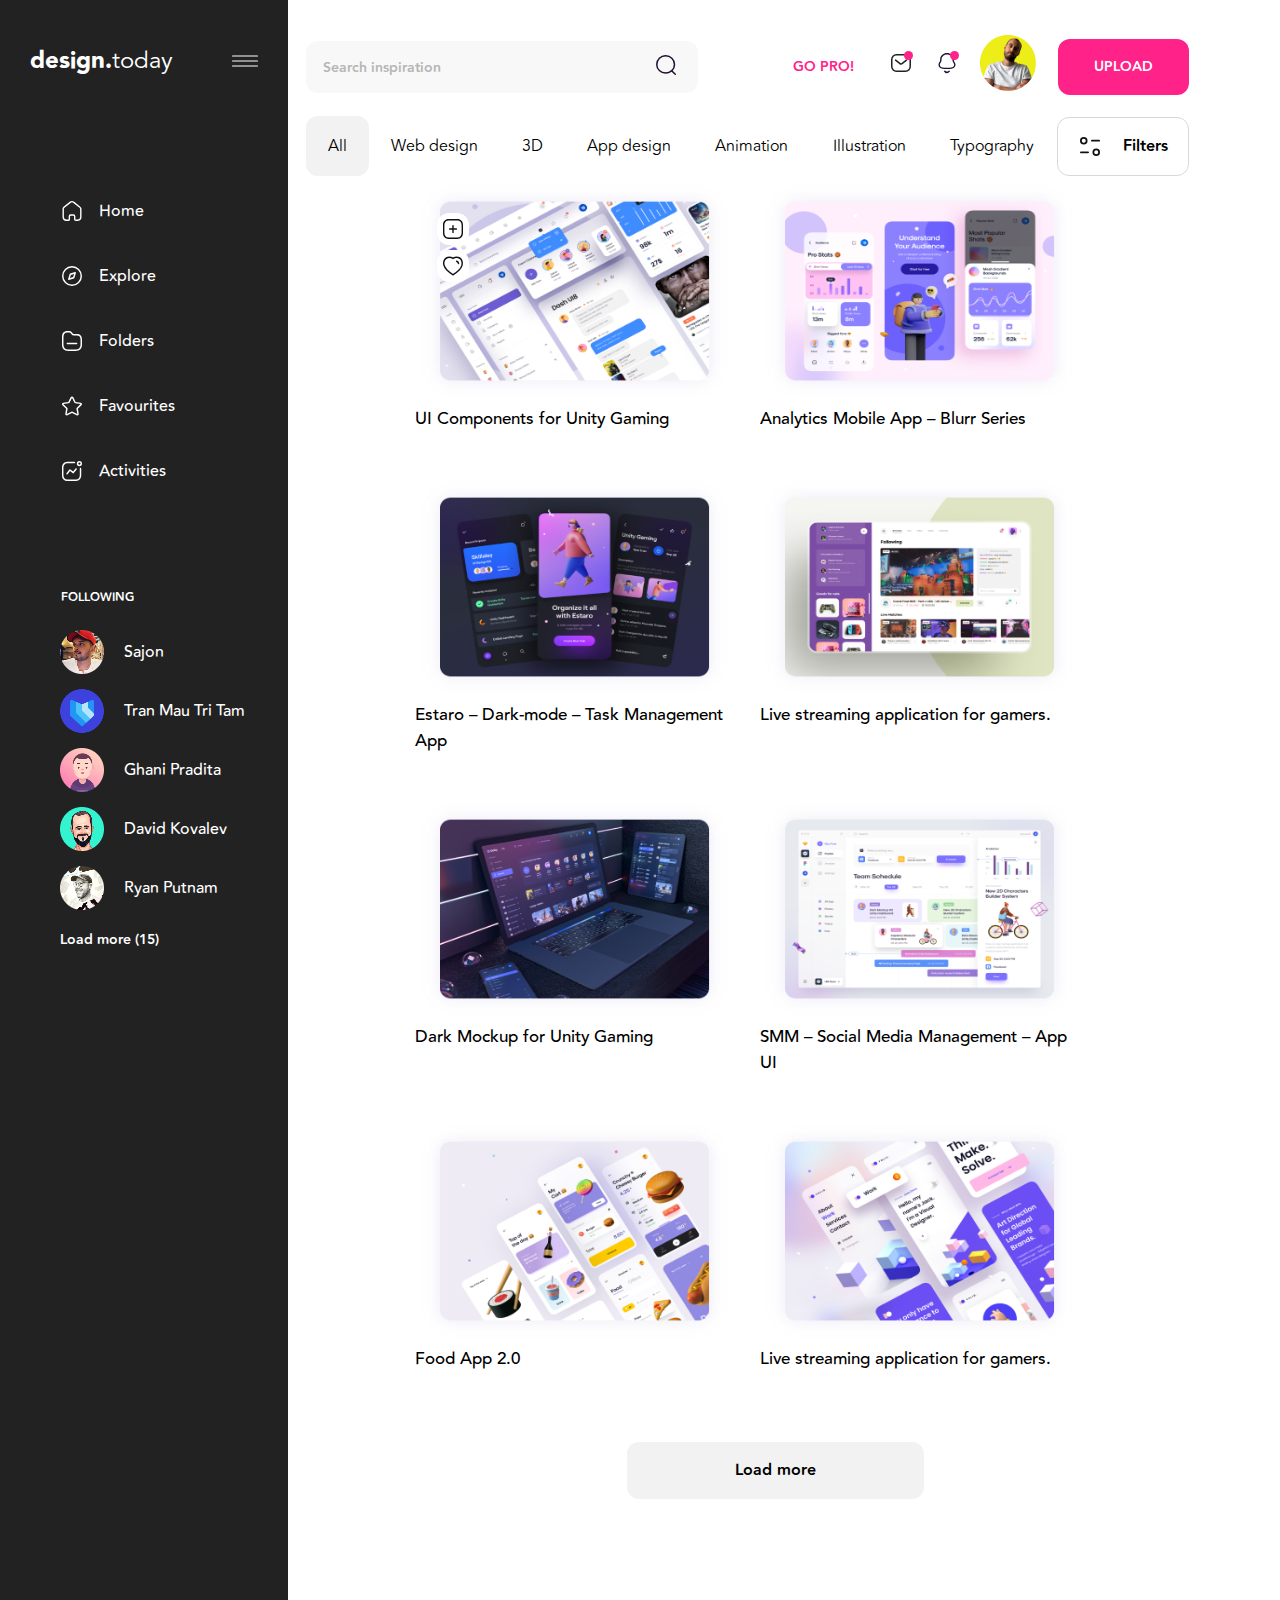
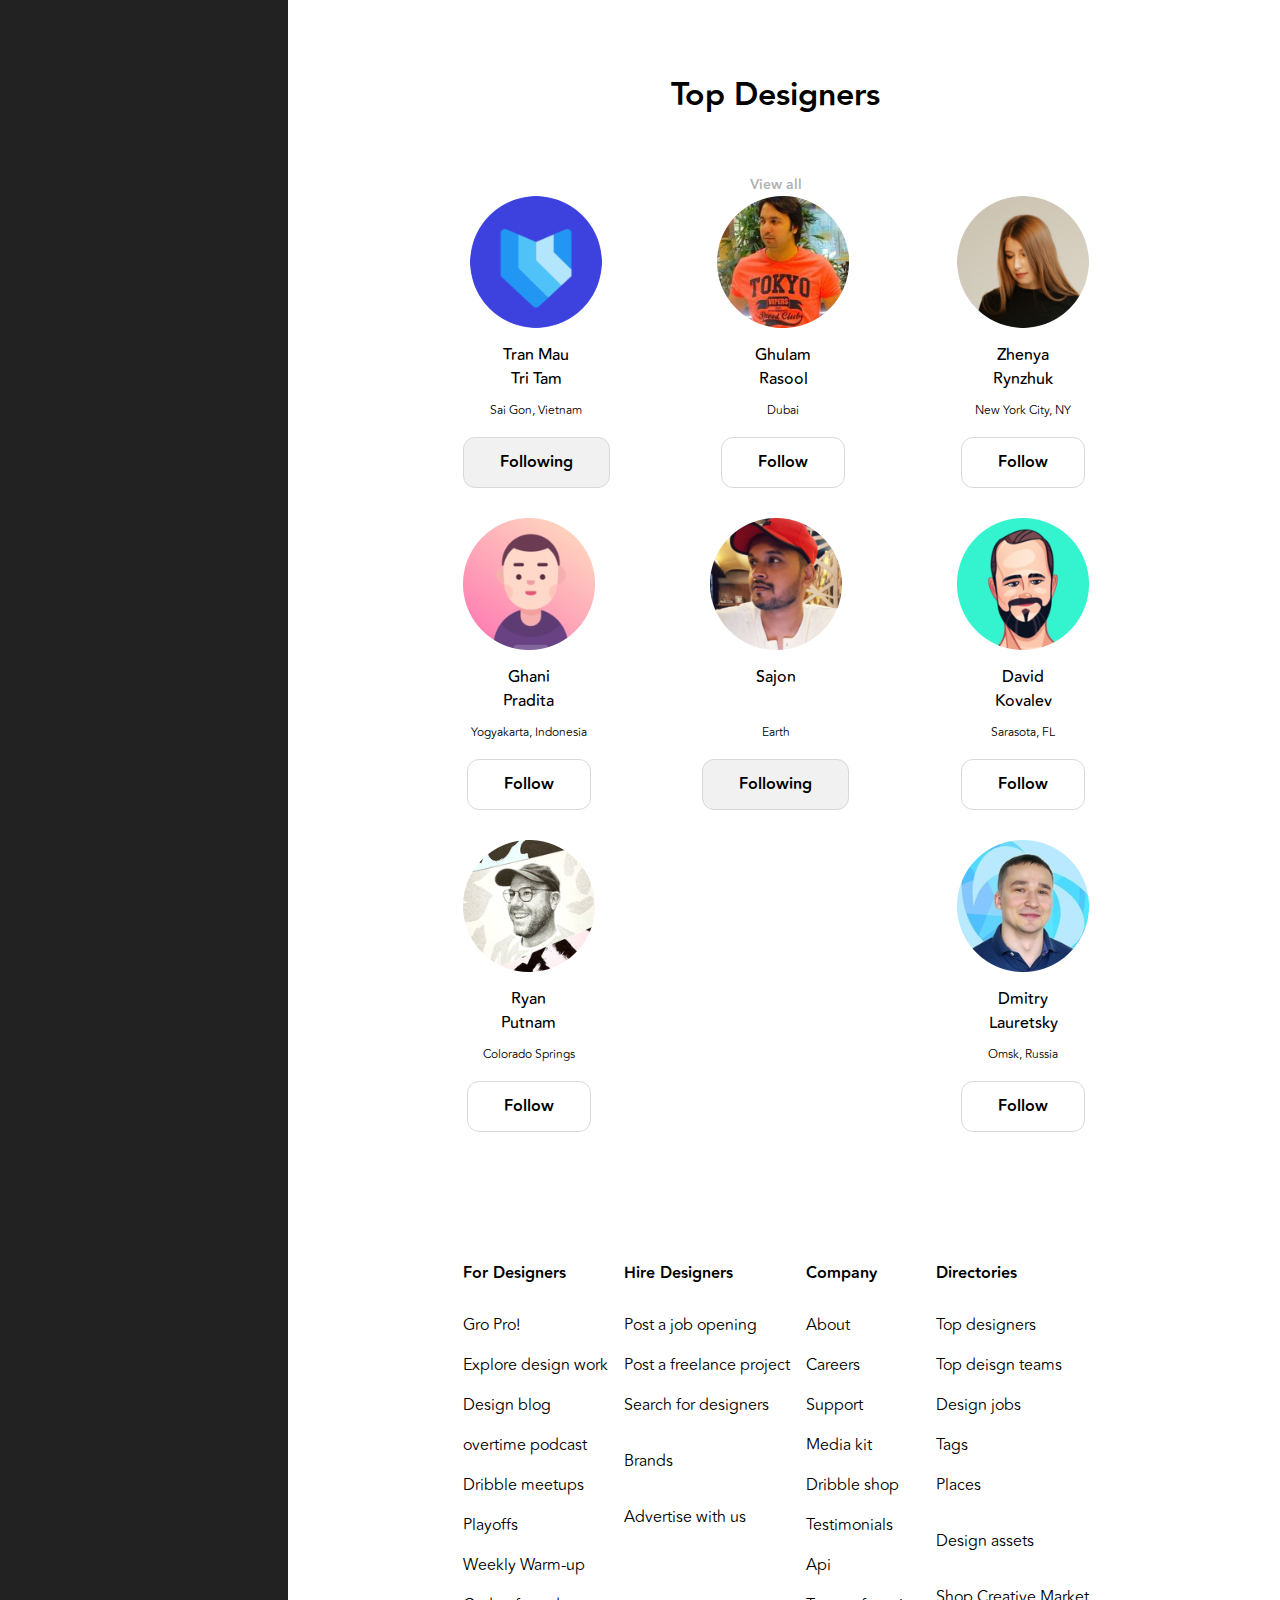
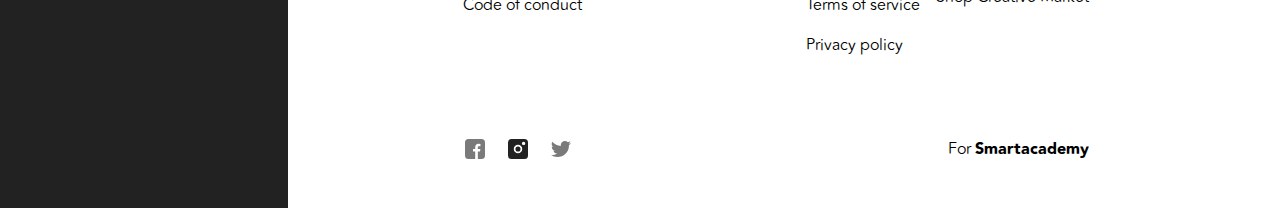
<file: index.html>
<!DOCTYPE html>
<html lang="en">

<head>
    <meta charset="UTF-8">
    <meta name="viewport" content="width=device-width, initial-scale=1.0">
    <!-- Google meta tags ↓-->
    <meta name="description" content="This website was prepared to pass midterm exam in HTML&CSS">
    <meta name="author" content="Tornike Ramazashvili">
    <meta name="keywords" content="Html,Css">
    <!-- Facebook meta tags ↓ -->
    <meta property="og:type" content="Web Application">
    <meta property="og:url" content="">
    <meta property="og:image" content="https://digikids.co.ke/wp-content/uploads/2019/05/html2.jpg">
    <meta property="og:title" content="Midterm exam in HTML&CSS">
    <meta property="og:description" content="This website was prepared to pass midterm exam in HTML&CSS">
    <link rel="icon" type="image/png" href="images/website icon/icon.png" sizes="16x16">
    <link rel="stylesheet" href="style.css">
    <link rel="stylesheet" href="fonts.css">
    <link rel="stylesheet" href="media.css">
    <title>Midterm Exam</title>
</head>

<body>
    <div class="container">
        <div class="sidenav">
            <div class="sidenav-horizontal-menu">
                <p class="design-today-logo"><span>design.</span>today</p>
                <img src="images/sidenav horizontal menu/menu.svg" class="sidenav-menu" alt="sidenav menu logo">
            </div>
            <div class="sidenav-vertical-menu">
                <div class="sidenav-vertical-menu-buttons" id="home-button">
                    <img src="images/sidenav vertical menu buttons/home.svg" alt="Home icon">
                    <span>Home</span>
                </div>
                <div class="sidenav-vertical-menu-buttons">
                    <img src="images/sidenav vertical menu buttons/explore.svg" alt="Explore icon">
                    <span>Explore</span>
                </div>
                <div class="sidenav-vertical-menu-buttons">
                    <img src="images/sidenav vertical menu buttons/folders.svg" alt="Folder icon">
                    <span>Folders</span>
                </div>
                <div class="sidenav-vertical-menu-buttons">
                    <img src="images/sidenav vertical menu buttons/favourites.svg" alt="favourites icon">
                    <span>Favourites</span>
                </div>
                <div class="sidenav-vertical-menu-buttons">
                    <img src="images/sidenav vertical menu buttons/activities.svg" alt="Activities icon">
                    <span>Activities</span>
                </div>
                <div class="sidenav-vertical-menu-followers-list">
                    <h4 class="followers-title">Following</h4>
                    <div class="sidenav-vertical-menu-followers">
                        <img src="images/sidenav vertical menu followers/first-follower.png" alt="first follower image">
                        <span>Sajon</span>
                    </div>
                    <div class="sidenav-vertical-menu-followers">
                        <img src="images/sidenav vertical menu followers/second-follower.png"
                            alt="second follower image">
                        <span>Tran Mau Tri Tam</span>
                    </div>
                    <div class="sidenav-vertical-menu-followers">
                        <img src="images/sidenav vertical menu followers/third-follower.png" alt="thrid follower image">
                        <span>Ghani Pradita</span>
                    </div>
                    <div class="sidenav-vertical-menu-followers">
                        <img src="images/sidenav vertical menu followers/fourth-follower.png"
                            alt="fourth follower image">
                        <span>David Kovalev</span>
                    </div>
                    <div class="sidenav-vertical-menu-followers" alt="image of follower">
                        <img src="images/sidenav vertical menu followers/fifth-follower.png" alt="fifth follower image">
                        <span>Ryan Putnam</span>
                    </div>
                    <h3 class="load-more-sidenav">Load more (15)</h3>
                </div>
            </div>
        </div>
        <div class="section-content">
            <header class="section-content-header">
                <div class="section-content-header-searcher">
                    <input type="search" id="search" placeholder="Search inspiration">
                    <button class="search-submit">
                        <img src="images/main content header search icon/search.svg" alt="">
                    </button>
                </div>
                <div class="section-content-header-account">
                    <span class="section-content-header-go-pro">Go pro!</span>
                    <div class="section-content-account-logos">
                        <div class="section-content-account-message-icon-box">
                            <img src="images/header icons/message.svg" alt="message icon">
                            <p class="header-message-icon-pink-dot"></p>
                        </div>
                        <div class="section-content-account-reminder-icon-box">
                            <img src="images/header icons/reminder.svg" class="reminder" alt="reminder icon">
                            <p class="header-message-icon-pink-dot"></p>
                        </div>
                        <a href="second.html"><img src="images/header icons/person.png" alt="person icon"></a>
                        <button>Upload</button>
                    </div>
                </div>
            </header>
            <main>
                <div class="main-content-sorting">
                    <div class="main-content-categories">
                        <div class="main-content-categories-button">
                            <span class="all-button">All</span>
                            <span>Web design</span>
                            <span>3D</span>
                            <span>App design</span>
                            <span>Animation</span>
                            <span>Illustration</span>
                            <span>Typography</span>
                        </div>
                        <div class="main-content-categories-filter-button">
                            <img src="images/main content categories filter button/filter.svg" alt="Fitler icon">
                            <span class="filter-button">Filters</span>
                        </div>
                    </div>
                </div>
                <div class="main-content-collage">
                    <div class="main-content-collage-photos">
                        <div class="main-content-collage-first-photos-relative">
                            <div class="main-content-collage-photos-box">
                                <img src="images/Photo collage/first-collage.png" class="collage-photos"
                                    alt="first college photo">
                                <div class="main-content-collage-first-photo-elements-box">
                                    <img src="images/Photo collage first photo attributes/Component 10 – 1.svg"
                                        class="main-content-collage-first-photo-elements" alt="Plus icon">
                                    <img src="images/Photo collage first photo attributes/Component 6 – 2.svg"
                                        class="main-content-collage-first-photo-elements" alt="Heart icon">
                                </div>
                                <span>UI Components for Unity Gaming</span>
                            </div>
                        </div>
                    </div>
                    <div class="main-content-collage-photos">
                        <div class="main-content-collage-photos-box">
                            <img src="images/Photo collage/second-collage.png" class="collage-photos"
                                alt="second collage photo">
                            <span>Analytics Mobile App – Blurr Series</span>
                        </div>
                    </div>
                    <div class="main-content-collage-photos">
                        <div class="main-content-collage-photos-box">
                            <img src="images/Photo collage/third-collage.png" class="collage-photos"
                                alt="third collage photo">
                            <span>Estaro – Dark-mode – Task Management App</span>
                        </div>
                    </div>
                    <div class="main-content-collage-photos">
                        <div class="main-content-collage-photos-box">
                            <img src="images/Photo collage/fourth-collage.png" class="collage-photos"
                                alt="fourth collage photo">
                            <span>Live streaming application for gamers.</span>
                        </div>
                    </div>
                    <div class="main-content-collage-photos">
                        <div class="main-content-collage-photos-box">
                            <img src="images/Photo collage/fifth-collage.png" class="collage-photos"
                                alt="fifth collage photo">
                            <span>Dark Mockup for Unity Gaming</span>
                        </div>
                    </div>
                    <div class="main-content-collage-photos">
                        <div class="main-content-collage-photos-box">
                            <img src="images/Photo collage/sixth-collage.png" class="collage-photos"
                                alt="sixth collage photo">
                            <span>SMM – Social Media Management – App UI</span>
                        </div>
                    </div>
                    <div class="main-content-collage-photos">
                        <div class="main-content-collage-photos-box">
                            <img src="images/Photo collage/seventh-collage.png" class="collage-photos"
                                alt="seventh collage photo">
                            <span>Food App 2.0</span>
                        </div>
                    </div>
                    <div class="main-content-collage-photos">
                        <div class="main-content-collage-photos-box">
                            <img src="images/Photo collage/eight-collage.png" class="collage-photos"
                                alt="eight collage photo">
                            <span>Live streaming application for gamers.</span>
                        </div>
                    </div>
                </div>
                <div>
                    <div class="main-content-collage-photos-load-more-box">
                        <span class="main-content-collage-photos-box-load-more">Load more</span>
                    </div>
                </div>
                <div class="main-content-designers">
                    <div class="main-content-designers-title-box">
                        <h2 class="main-content-designers-title">Top Designers</h2>
                        <span class="main-content-designers-title-viewAll">View all</span>
                    </div>
                    <div class="main-content-designers-box">
                        <div class="main-content-designers-top-designers">
                            <img src="images/Top designers images/first-designer.png" alt="first top designer image">
                            <p class="main-content-designers-description">Tran Mau<br>Tri Tam</p>
                            <p class="main-content-designers-small-description">Sai Gon, Vietnam</p>
                            <span class="main-content-designers-following-description">Following</span>
                        </div>
                        <div class="main-content-designers-top-designers">
                            <img src="images/Top designers images/second-designer.png" alt="second top designer image">
                            <p class="main-content-designers-description">Ghulam<br>Rasool</p>
                            <p class="main-content-designers-small-description">Dubai</p>
                            <span clas>Follow</span>
                        </div>
                        <div class="main-content-designers-top-designers">
                            <img src="images/Top designers images/third-designer.png" alt="third top designer image">
                            <p class="main-content-designers-description">Zhenya<br>Rynzhuk</p>
                            <p class="main-content-designers-small-description">New York City, NY</p>
                            <span>Follow</span>
                        </div>
                        <div class="main-content-designers-top-designers">
                            <img src="images/Top designers images/fourth-designer.png" alt="fourth top designer image">
                            <p class="main-content-designers-description">Ghani<br>Pradita</p>
                            <p class="main-content-designers-small-description">Yogyakarta, Indonesia</p>
                            <span class="">Follow</span>
                        </div>
                        <div class="main-content-designers-top-designers">
                            <img src="images/Top designers images/fifth-designer.png" alt="fifth top designer image">
                            <p class="main-content-designers-description-fourth">Sajon</p>
                            <p class="main-content-designers-small-description">Earth</p>
                            <span class="main-content-designers-following-description">Following</span>
                        </div>
                        <div class="main-content-designers-top-designers">
                            <img src="images/Top designers images/sixth-designer.png" alt="sixth top designer image">
                            <p class="main-content-designers-description">David<br>Kovalev</p>
                            <p class="main-content-designers-small-description">Sarasota, FL</p>
                            <span>Follow</span>
                        </div>
                        <div class="main-content-designers-top-designers">
                            <img src="images/Top designers images/seventh-designer.png"
                                alt="seventh top designer image">
                            <p class="main-content-designers-description">Ryan<br>Putnam</p>
                            <p class="main-content-designers-small-description">Colorado Springs</p>
                            <span>Follow</span>
                        </div>
                        <div class="main-content-designers-top-designers">
                            <img src="images/Top designers images/eight-designer.png" alt="eight top designer image">
                            <p class="main-content-designers-description">Dmitry<br>Lauretsky</p>
                            <p class="main-content-designers-small-description">Omsk, Russia</p>
                            <span>Follow</span>
                        </div>
                    </div>
                </div>
                <div class="main-content-additional-information">
                    <div class="main-content-additional-information-list">
                        <ul>For Designers</ul>
                        <li>Gro Pro!</li>
                        <li>Explore design work</li>
                        <li>Design blog</li>
                        <li>overtime podcast</li>
                        <li>Dribble meetups</li>
                        <li>Playoffs</li>
                        <li>Weekly Warm-up</li>
                        <li>Code of conduct</li>
                    </div>
                    <div class="main-content-additional-information-list">
                        <ul>Hire Designers</ul>
                        <li>Post a job opening</li>
                        <li>Post a freelance project</li>
                        <li>Search for designers</li>
                        <li></li>
                        <li>Brands</li>
                        <li></li>
                        <li>Advertise with us</li>
                        <li></li>
                        <li></li>
                        <li></li>
                    </div>
                    <div class="main-content-additional-information-list">
                        <ul>Company</ul>
                        <li>About</li>
                        <li>Careers</li>
                        <li>Support</li>
                        <li>Media kit</li>
                        <li>Dribble shop</li>
                        <li>Testimonials</li>
                        <li>Api</li>
                        <li>Terms of service</li>
                        <li>Privacy policy</li>
                    </div>
                    <div class="main-content-additional-information-list">
                        <ul>Directories</ul>
                        <li>Top designers</li>
                        <li>Top deisgn teams</li>
                        <li>Design jobs</li>
                        <li>Tags</li>
                        <li>Places</li>
                        <li></li>
                        <li>Design assets</li>
                        <li></li>
                        <li>Shop Creative Market</li>
                    </div>
                </div>
            </main>
            <footer>
                <div class="footer-social-media-content">
                    <div class="footer-social-media-icons">
                        <a href="https://www.facebook.com/SmartAcademy.ge" target="_blank"><img
                                src="images/social media icons/facebook-icon.svg" alt="Facebook icon"></a>
                        <a href="https://www.instagram.com/smartacademy.ge/" target="_blank"><img
                                src="images/social media icons/instagram-icon.svg" alt="Instagram icon"></a>
                        <a href="#"><img src="images/social media icons/twitter-icon.svg" alt="Twitter icon">
                            <!-- Smartacademy doen't have a twitter --></a>
                    </div>
                    <p>For <span>Smartacademy</span></p>
                </div>
            </footer>
        </div>
    </div>
</body>

</html>
</file>
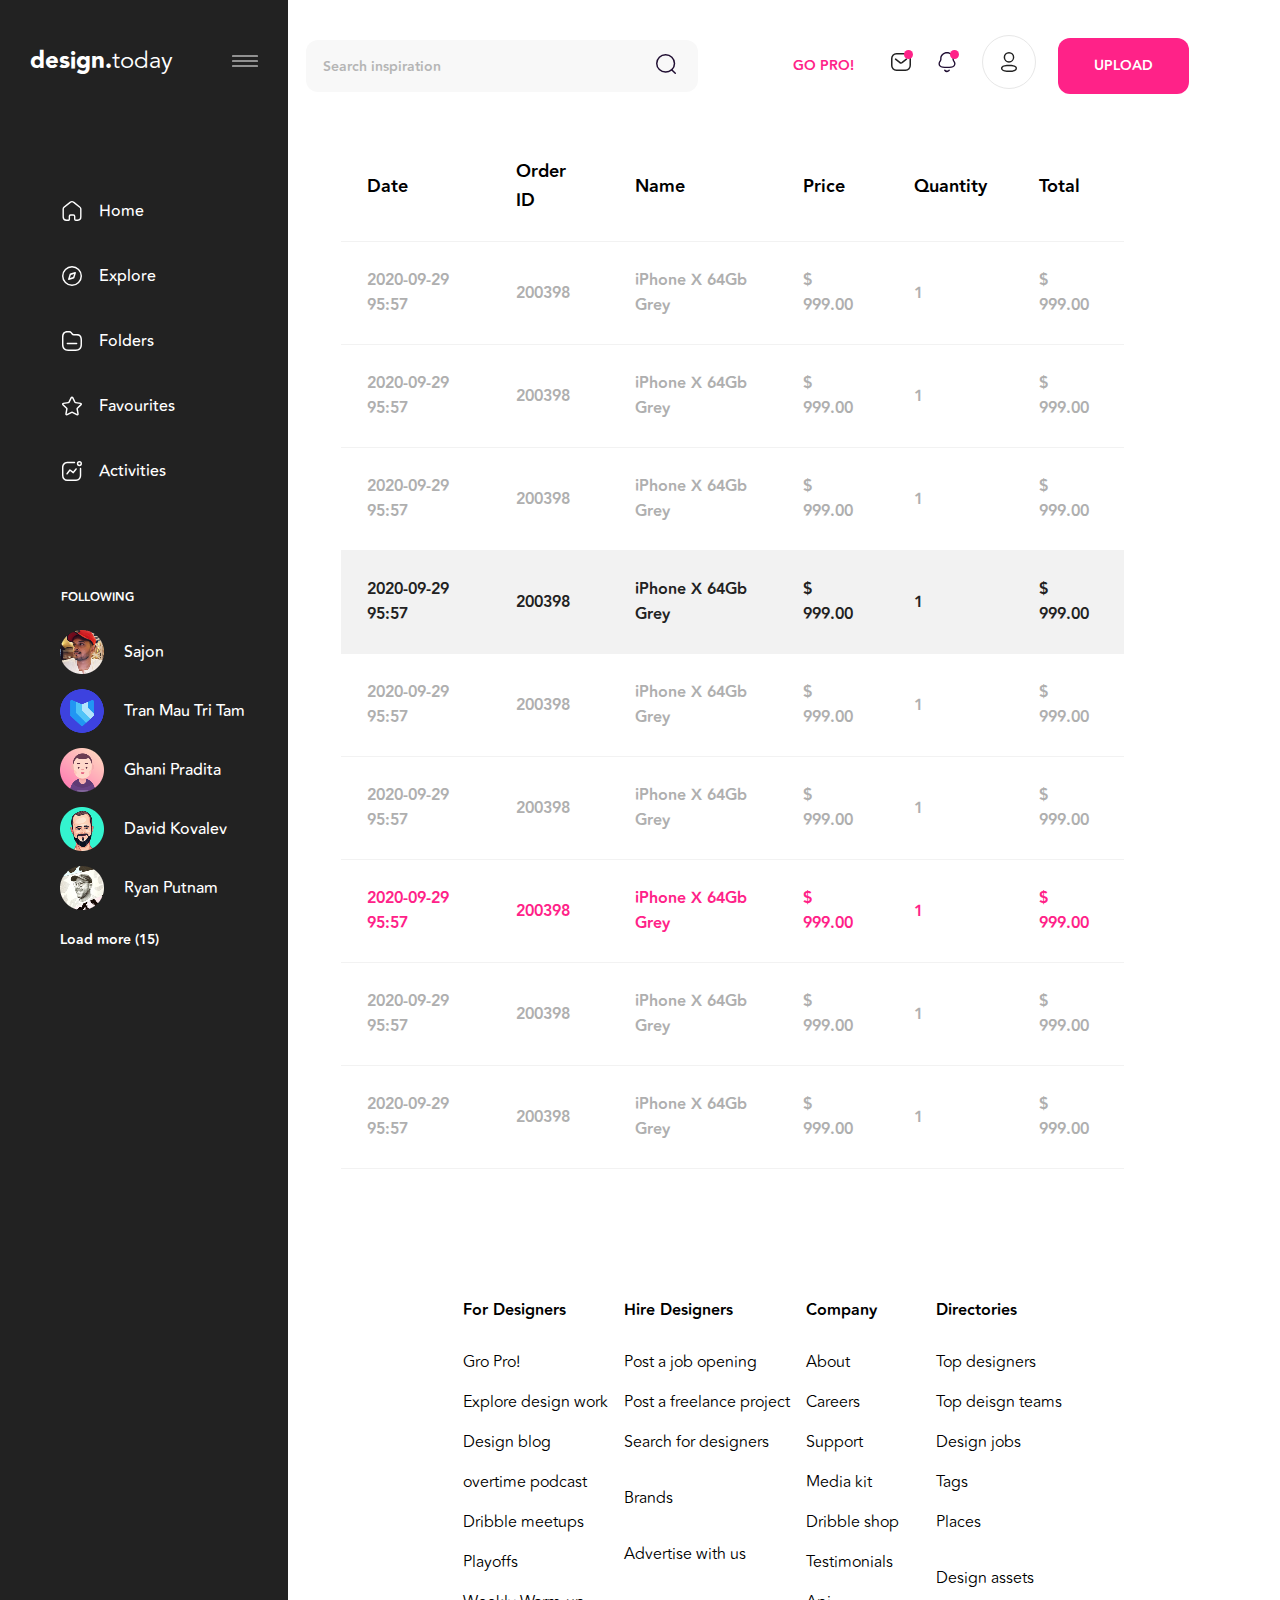
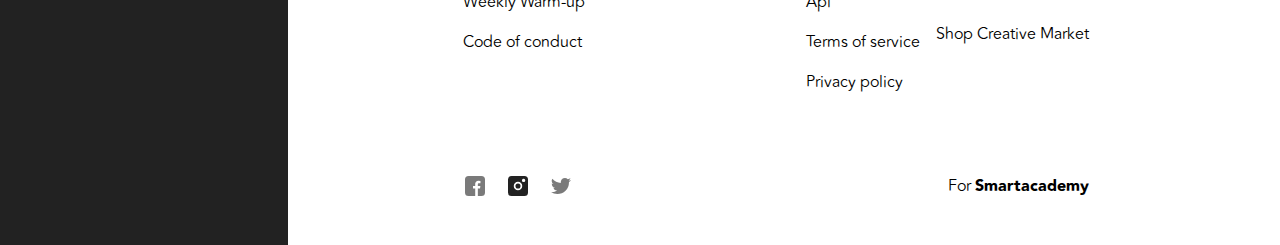
<file: second.html>
<!DOCTYPE html>
<html lang="en">

<head>
    <meta charset="UTF-8">
    <meta name="viewport" content="width=device-width, initial-scale=1.0">
    <!-- Google meta tags ↓-->
    <meta name="description" content="This website was prepared to pass midterm exam in HTML&CSS">
    <meta name="author" content="Tornike Ramazashvili">
    <meta name="keywords" content="Html,Css">
    <!-- Facebook meta tags ↓ -->
    <meta property="og:type" content="Web Application">
    <meta property="og:url" content="">
    <meta property="og:image" content="https://digikids.co.ke/wp-content/uploads/2019/05/html2.jpg">
    <meta property="og:title" content="Midterm exam in HTML&CSS">
    <meta property="og:description" content="This website was prepared to pass midterm exam in HTML&CSS">
    <link rel="icon" type="image/png" href="images/website icon/icon.png" sizes="16x16">
    <link rel="stylesheet" href="style.css">
    <link rel="stylesheet" href="fonts.css">
    <link rel="stylesheet" href="media.css">
    <title>Midterm Exam</title>
</head>

<body>
    <div class="container">
        <div class="sidenav">
            <div class="sidenav-horizontal-menu">
                <p class="design-today-logo"><span>design.</span>today</p>
                <img src="images/sidenav horizontal menu/menu.svg" class="sidenav-menu" alt="sidenav menu logo">
            </div>
            <div class="sidenav-vertical-menu">
                <div class="sidenav-vertical-menu-buttons" id="home-button">
                    <img src="images/sidenav vertical menu buttons/home.svg" alt="Home icon">
                    <span>Home</span>
                </div>
                <div class="sidenav-vertical-menu-buttons">
                    <img src="images/sidenav vertical menu buttons/explore.svg" alt="Explore icon">
                    <span>Explore</span>
                </div>
                <div class="sidenav-vertical-menu-buttons">
                    <img src="images/sidenav vertical menu buttons/folders.svg" alt="Folder icon">
                    <span>Folders</span>
                </div>
                <div class="sidenav-vertical-menu-buttons">
                    <img src="images/sidenav vertical menu buttons/favourites.svg" alt="favourites icon">
                    <span>Favourites</span>
                </div>
                <div class="sidenav-vertical-menu-buttons">
                    <img src="images/sidenav vertical menu buttons/activities.svg" alt="Activities icon">
                    <span>Activities</span>
                </div>
                <div class="sidenav-vertical-menu-followers-list">
                    <h4 class="followers-title">Following</h4>
                    <div class="sidenav-vertical-menu-followers">
                        <img src="images/sidenav vertical menu followers/first-follower.png" alt="first follower image">
                        <span>Sajon</span>
                    </div>
                    <div class="sidenav-vertical-menu-followers">
                        <img src="images/sidenav vertical menu followers/second-follower.png"
                            alt="second follower image">
                        <span>Tran Mau Tri Tam</span>
                    </div>
                    <div class="sidenav-vertical-menu-followers">
                        <img src="images/sidenav vertical menu followers/third-follower.png" alt="thrid follower image">
                        <span>Ghani Pradita</span>
                    </div>
                    <div class="sidenav-vertical-menu-followers">
                        <img src="images/sidenav vertical menu followers/fourth-follower.png"
                            alt="fourth follower image">
                        <span>David Kovalev</span>
                    </div>
                    <div class="sidenav-vertical-menu-followers" alt="image of follower">
                        <img src="images/sidenav vertical menu followers/fifth-follower.png" alt="fifth follower image">
                        <span>Ryan Putnam</span>
                    </div>
                    <h3 class="load-more-sidenav">Load more (15)</h3>
                </div>
            </div>
        </div>
        <div class="section-content">
            <header class="section-content-header">
                <div class="section-content-header-searcher">
                    <input type="search" id="search" placeholder="Search inspiration">

                    <button class="search-submit">
                        <img src="images/main content header search icon/search.svg" alt="Search submit icon">
                    </button>

                </div>
                <div class="section-content-header-account">
                    <span class="section-content-header-go-pro">Go pro!</span>
                    <div class="section-content-account-logos">
                        <div class="section-content-account-message-icon-box">
                            <img src="images/header icons/message.svg" alt="message icon">
                            <p class="header-message-icon-pink-dot"></p>
                        </div>
                        <div class="section-content-account-reminder-icon-box">
                            <img src="images/header icons/reminder.svg" class="reminder" alt="reminder icon">
                            <p class="header-message-icon-pink-dot"></p>
                        </div>
                        <a href="index.html"><img src="images/Header account Icon/account-icon.svg"
                                class="header-account-icon" alt="person icon"></a>
                        <button>Upload</button>
                    </div>
                </div>
            </header>
            <main>
                <div>
                    <div class="main-content-table">
                        <table>
                            <tr>
                                <th>Date</th>
                                <th>Order ID</th>
                                <th>Name</th>
                                <th>Price</th>
                                <th>Quantity</th>
                                <th>Total</th>
                            </tr>
                            <tr>
                                <td>2020-09-29 95:57</td>
                                <td>200398</td>
                                <td>iPhone X 64Gb Grey</td>
                                <td>$ 999.00</td>
                                <td>1</td>
                                <td>$ 999.00</td>
                            </tr>
                            <tr>
                                <td>2020-09-29 95:57</td>
                                <td>200398</td>
                                <td>iPhone X 64Gb Grey</td>
                                <td>$ 999.00</td>
                                <td>1</td>
                                <td>$ 999.00</td>
                            </tr>
                            <tr>
                                <td>2020-09-29 95:57</td>
                                <td>200398</td>
                                <td>iPhone X 64Gb Grey</td>
                                <td>$ 999.00</td>
                                <td>1</td>
                                <td>$ 999.00</td>
                            </tr>
                            <tr class="selected-product">
                                <td>2020-09-29 95:57</td>
                                <td>200398</td>
                                <td>iPhone X 64Gb Grey</td>
                                <td>$ 999.00</td>
                                <td>1</td>
                                <td>$ 999.00</td>
                            </tr>
                            <tr>
                                <td>2020-09-29 95:57</td>
                                <td>200398</td>
                                <td>iPhone X 64Gb Grey</td>
                                <td>$ 999.00</td>
                                <td>1</td>
                                <td>$ 999.00</td>
                            </tr>
                            <tr>
                                <td>2020-09-29 95:57</td>
                                <td>200398</td>
                                <td>iPhone X 64Gb Grey</td>
                                <td>$ 999.00</td>
                                <td>1</td>
                                <td>$ 999.00</td>
                            </tr>
                            <tr class="selected-product-pink">
                                <td>2020-09-29 95:57</td>
                                <td>200398</td>
                                <td>iPhone X 64Gb Grey</td>
                                <td>$ 999.00</td>
                                <td>1</td>
                                <td>$ 999.00</td>
                            </tr>
                            <tr>
                                <td>2020-09-29 95:57</td>
                                <td>200398</td>
                                <td>iPhone X 64Gb Grey</td>
                                <td>$ 999.00</td>
                                <td>1</td>
                                <td>$ 999.00</td>
                            </tr>
                            <tr>
                                <td>2020-09-29 95:57</td>
                                <td>200398</td>
                                <td>iPhone X 64Gb Grey</td>
                                <td>$ 999.00</td>
                                <td>1</td>
                                <td>$ 999.00</td>
                            </tr>
                        </table>
                    </div>
                    <div class="main-content-additional-information">
                        <div class="main-content-additional-information-list">
                            <ul>For Designers</ul>
                            <li>Gro Pro!</li>
                            <li>Explore design work</li>
                            <li>Design blog</li>
                            <li>overtime podcast</li>
                            <li>Dribble meetups</li>
                            <li>Playoffs</li>
                            <li>Weekly Warm-up</li>
                            <li>Code of conduct</li>
                        </div>
                        <div class="main-content-additional-information-list">
                            <ul>Hire Designers</ul>
                            <li>Post a job opening</li>
                            <li>Post a freelance project</li>
                            <li>Search for designers</li>
                            <li></li>
                            <li>Brands</li>
                            <li></li>
                            <li>Advertise with us</li>
                            <li></li>
                            <li></li>
                            <li></li>
                        </div>
                        <div class="main-content-additional-information-list">
                            <ul>Company</ul>
                            <li>About</li>
                            <li>Careers</li>
                            <li>Support</li>
                            <li>Media kit</li>
                            <li>Dribble shop</li>
                            <li>Testimonials</li>
                            <li>Api</li>
                            <li>Terms of service</li>
                            <li>Privacy policy</li>
                        </div>
                        <div class="main-content-additional-information-list">
                            <ul>Directories</ul>
                            <li>Top designers</li>
                            <li>Top deisgn teams</li>
                            <li>Design jobs</li>
                            <li>Tags</li>
                            <li>Places</li>
                            <li></li>
                            <li>Design assets</li>
                            <li></li>
                            <li>Shop Creative Market</li>
                        </div>
                    </div>
            </main>
            <footer>
                <div class="footer-social-media-content">
                    <div class="footer-social-media-icons">
                        <a href="https://www.facebook.com/SmartAcademy.ge" target="_blank"><img
                                src="images/social media icons/facebook-icon.svg" alt="Facebook icon"></a>
                        <a href="https://www.instagram.com/smartacademy.ge/" target="_blank"><img
                                src="images/social media icons/instagram-icon.svg" alt="Instagram icon"></a>
                        <a href="#"><img src="images/social media icons/twitter-icon.svg" alt="Twitter icon">
                            <!-- Smartacademy doen't have a twitter --></a>
                    </div>
                    <p>For <span>Smartacademy</span></p>
                </div>
            </footer>
        </div>
    </div>
</body>

</html>
</file>
<file: style.css>
* {
  margin: 0;
  padding: 0;
  box-sizing: border-box;
  font-size: 100%;
}

.container {
  width: 100%;
  margin: 0 auto;
  display: flex;
  /* padding: 0 15px; */
}

.sidenav {
  padding: 42px 30px 106px 30px;
  background-color: #222222;
  width: 390px;
}

/* ↓ Horizontal sidenav starts here ↓ */

.sidenav-menu {
  cursor: context-menu;
}

.design-today-logo {
  color: white;
  font-size: 24px;
  font-family: "Avenir Book";
  cursor: pointer;
}

.design-today-logo span {
  font-family: "Avenir Black";
}

.sidenav-horizontal-menu {
  display: flex;
  justify-content: space-between;
}
/* ↑ Horizontal sidenav ends here ↑ */
/* ↓ Vertical sidenav starts here ↓ */

.sidenav-vertical-menu {
  margin-top: 101px;
}

.sidenav-vertical-menu-buttons {
  margin-top: 5px;
  padding: 18px 0px 18px 30px;
  display: flex;
  align-items: center;
  color: white;
  font-family: "Avenir Medium";
  cursor: pointer;
  border-radius: 12px;
}

.sidenav-vertical-menu-buttons:hover {
  background-color: #ff2288;
  border-radius: 12px;
  transition: all 0.3s ease;
}

.sidenav-vertical-menu-buttons span {
  padding-left: 15px;
}

.sidenav-vertical-menu-followers {
  padding: 7.5px 0px 7.5px 30px;
  display: flex;
  align-items: center;
  color: white;
  cursor: pointer;
  border-radius: 12px;
}

.sidenav-vertical-menu-followers:hover {
  background-color: #0f52ba;
  border-radius: 12px;
  transition: all 0.3s ease;
}

.sidenav-vertical-menu-followers-list {
  color: white;
  font-family: "Avenir Medium";
}

.followers-title {
  font-family: "Avenir Heavy";
  text-transform: uppercase;
  font-size: 12px;
  padding: 0px 0px 15px 31px;
  cursor: default;
}

.sidenav-vertical-menu-followers-list span {
  padding-left: 20px;
}

.sidenav-vertical-menu-followers-list {
  margin-top: 87px;
}

.load-more-sidenav {
  font-size: 14px;
  font-family: "Avenir Heavy";
  padding: 11.5px 0px 0px 30px;
  cursor: pointer;
}

/* ↑ Sidebar ends here ↑ */
/* ↓ Header and Section content header search (left side of header) starts here ↓ */

.section-content {
  margin: 35px 91px 0px 25px;
  width: 100%;
}

.section-content-header {
  display: flex;
  justify-content: space-between;
  align-items: center;
}

.section-content-header-searcher {
  display: flex;
  align-items: center;
}

input {
  border: none;
  outline: none;
  padding: 17px;
  background: #f8f8f8;
  color: gray;
}

#search {
  border-top-left-radius: 12px;
  border-bottom-left-radius: 12px;
  width: 392px;
  border-radius: 12px;
}

::placeholder {
  font-family: "Avenir Heavy";
  font-size: 14px;
  opacity: 50%;
}

/* ↑ Section content header search (lef side of header) ends here ↑ */
/* ↓ Section content account (right side of header) starts here ↓ */

.section-content-header-account {
  display: flex;
  align-items: center;
  font-size: 14px;
  font-family: "Avenir Heavy";
  color: #ff2288;
  text-transform: uppercase;
}

.section-content-header-go-pro {
  cursor: pointer;
  padding-right: 35px;
}

.section-content-account-logos {
  display: flex;
  align-items: center;
  justify-content: space-between;
  width: 300px;
}

.section-content-account-logos img {
  cursor: pointer;
}

.header-message-icon-pink-dot {
  width: 9px;
  height: 9px;
  background-color: #ff2288;
  border-radius: 50%;
  position: absolute;
  top: 0;
  right: 0;
}

button {
  background-color: #ff2288;
  color: white;
  padding: 17px 36px;
  border-radius: 12px;
  border: none;
  cursor: pointer;
  text-transform: uppercase;
  font-family: "Avenir Heavy";
}

button:hover {
  background-color: #bd1865;
  transition: all 0.2s ease;
}

/* ↑ Header and Section content account (right side of header) ends here ↑ */
/* ↓ Main content and main content categories starts here ↓ */

.main-content-sorting {
  margin: 71px 100px 0px 157px;
}

.main-content-categories {
  display: flex;
  justify-content: space-between;
  font-family: "Avenir Book";
  align-items: center;
}

.main-content-categories-button {
  display: flex;
  justify-content: space-between;
  width: 750px;
  align-items: center;
}

.all-button {
  background: #f2f2f2;
  padding: 16px 20px;
  border-radius: 12px;
  cursor: pointer;
}

.main-content-categories-button span {
  padding: 18px 22px;
}

.main-content-categories-button span:hover {
  background: #f2f2f2;
  transition: all 0.2s ease;
  border-radius: 12px;
  cursor: pointer;
}

.main-content-categories-filter-button {
  display: flex;
  justify-content: space-between;
  width: 132px;
  padding: 16px 20px;
  font-family: "Avenir Heavy";
  border-radius: 12px;
  border: 1px solid #d8d8d8;
  cursor: pointer;
}

.main-content-categories-filter-button:hover {
  background: #f1f1f1;
  transition: all 0.2s ease;
}

/* ↑ main content categories ends here ↑ */
/* ↓ main content collage starts here ↓ */

.main-content-collage {
  margin: 0px 20px 0px 155px;
  display: flex;
  flex-wrap: wrap;
  row-gap: 40px;
  column-gap: 25px;
  cursor: default;
}

.main-content-collage-photos {
  width: 270px;
}

.collage-photos {
  width: 325px;
  height: 230px;
  cursor: pointer;
}

.main-content-collage-photos-box {
  display: flex;
  flex-direction: column;
  align-items: center;
}

.main-content-collage-first-photo-elements-box {
  display: flex;
  flex-direction: column;
  justify-content: space-between;
  height: 69px;
  position: absolute;
  left: 22px;
  top: 37px;
}

.section-content-account-reminder-icon-box,
.section-content-account-message-icon-box {
  position: relative;
}

.main-content-collage-first-photos-relative {
  position: relative;
}

.main-content-collage-first-photo-elements {
  background-color: white;
  padding: 4px 4px;
  border-radius: 12px;
  cursor: pointer;
}

.main-content-collage-photos-box span {
  font-size: 17px;
  font-family: "Avenir Medium";
  width: 100%;
}

.main-content-collage-photos-load-more-box {
  margin: 86px 100px 120px 157px;
  text-align: center;
}

.main-content-collage-photos-box-load-more {
  cursor: pointer;
  font-family: "Avenir Heavy";
  padding: 16px 108px;
  background-color: #f2f2f2;
  border-radius: 12px;
  opacity: 1;
}

.main-content-collage-photos-box-load-more:hover {
  background: #e7e7e7;
  transition: all 0.2s ease;
}

/* ↑ main content collage ends here ↑ */
/* ↓ Content Top Designers starts here ↓ */

.main-content-designers {
  margin: 0px 100px 0px 157px;
}

.main-content-designers-title {
  cursor: default;
  font-family: "Avenir Heavy";
  font-size: 32px;
  padding: 67px 0px 54px 0px;
}

.main-content-designers-title-viewAll {
  font-family: "Avenir Heavy";
  font-size: 14px;
  opacity: 30%;
  cursor: pointer;
}

.main-content-designers-box {
  display: flex;
  justify-content: space-between;
  flex-wrap: wrap;
  cursor: default;
}

.main-content-designers-top-designers {
  font-family: "Avenir Medium";
  text-align: center;
  display: flex;
  flex-direction: column;
  align-items: center;
}

.main-content-designers-description {
  padding: 15px 0px 10px 0px;
}

.main-content-designers-description-fourth {
  text-align: center;
  padding: 15px 0px 34px 0px;
}

.main-content-designers-top-designers span {
  font-family: "Avenir Heavy";
  margin-top: 17px;
  padding: 12px 36px;
  border-radius: 12px;
  border: 1px solid #d8d8d8;
  cursor: pointer;
}

.main-content-designers-top-designers span:hover {
  background: #f1f1f1;
  transition: all 0.3s ease;
}

.main-content-designers-small-description {
  font-size: 12px;
  font-family: "Avenir Book";
}

.main-content-designers-following-description {
  background: #f1f1f1;
}

.main-content-designers-title-box {
  display: flex;
  justify-content: space-between;
  align-items: center;
}

/* ↑ Content Top Designers ends here ↑ */
/* ↓ Content additional information (lists) starts here ↓ */

.main-content-additional-information {
  margin: 129px 100px 0px 157px;
  display: flex;
  justify-content: space-between;
  cursor: default;
}

ul {
  font-size: 16px;
  height: 36px;
  display: flex;
  flex-direction: column;
  flex-wrap: wrap;
  font-family: "Avenir Heavy";
}

li {
  font-size: 16px;
  font-family: "Avenir Book";
  list-style: none;
  padding-top: 16px;
}
.search-submit {
  background-color: transparent;
  padding: 0;
  margin-left: -44px;
  margin-top: 4px;
}
.search-submit:hover {
  background-color: transparent;
}

/* ↑ Content additional information (lists) ends here ↑ */
/* ↓ Footer starts here ↓ */

.footer-social-media-content {
  display: flex;
  justify-content: space-between;
  margin: 80px 100px 43px 157px;
}

.footer-social-media-icons {
  display: flex;
  justify-content: space-between;
  width: 110px;
}

.footer-social-media-icons img {
  cursor: pointer;
}

.footer-social-media-content p {
  font-family: "Avenir Book";
  cursor: pointer;
}

.footer-social-media-content span {
  font-family: "Avenir Black";
  cursor: default;
}

/* ↑ Footer ends here ↑ */

/* Second page (second.html) Styles */

.main-content-table {
  margin: 71px 65px 0px 145px;
}

table {
  width: 100%;
  border-collapse: collapse;
  cursor: pointer;
}

th,
td {
  border: none;
  text-align: left;
  padding: 26px;
}

tr {
  border-bottom: 1px solid #f2f2f2;
}

th {
  font-size: 18px;
  font-family: "Avenir Heavy";
}

td {
  font-size: 16px;
  font-family: "Avenir Heavy";
  color: #afafaf;
}

.selected-product td {
  background-color: #f2f2f2;
  color: #222222;
}

.selected-product-pink td {
  color: #ff2288;
}

tr:hover {
  background-color: #f2f2f2;
}

.header-account-icon {
  border: 1px solid #e7e7e7;
  border-radius: 50%;
  padding: 14px;
}
</file>
<file: fonts.css>
@font-face {
  font-family: "Avenir Medium";
  src: url(./fonts/Avenir\ Medium.ttf);
}

@font-face {
  font-family: "Avenir Heavy";
  src: url(./fonts/Avenir\ Heavy.ttf);
}

@font-face {
  font-family: "Avenir Book";
  src: url(./fonts/Avenir\ Book.ttf);
}

@font-face {
  font-family: "Avenir Black";
  src: url(./fonts/Avenir\ Black.ttf);
}
</file>
<file: media.css>
@media screen and (max-width: 1440px) {
  .container {
    width: 100%;
  }

  .section-content {
    margin: 35px 91px 0px 18px;
  }

  .section-content-header {
    width: 100%;
  }

  .main-content-sorting {
    margin: 18px 0px 0px 0px;
  }

  .main-content-collage {
    margin: 0px 0px 0px 0px;
    justify-content: center;
  }

  .main-content-collage-photos {
    width: 320px;
  }

  .main-content-designers-title-box {
    display: block;
    text-align: center;
  }

  .main-content-designers-box {
    row-gap: 30px;
    column-gap: 30px;
    justify-content: space-between;
    flex-wrap: wrap;
  }
  .main-content-table {
    margin: 35px 65px 0px 35px;
  }
}

@media screen and (max-width: 1024px) {
  .sidenav {
    width: 100%;
  }
  .design-today-logo {
    display: none;
  }

  .followers-title {
    text-align: center;
  }

  .sidenav-horizontal-menu {
    display: block;
    text-align: center;
  }

  .sidenav-vertical-menu-buttons {
    font-size: 15px;
  }

  .section-content-header-go-pro {
    display: none;
  }

  .section-content-header {
    width: 700px;
  }

  .section-content-header {
    width: 760px;
  }

  .main-content-categories-filter-button {
    display: none;
  }

  .main-content-categories-button {
    width: 760px;
  }

  .main-content-designers-box {
    justify-content: center;
  }

  .main-content-additional-information {
    column-gap: 20px;
  }

  th {
    font-size: 15px;
    text-align: center;
  }

  td {
    font-size: 12px;
  }
}

@media screen and (max-width: 768px) {
  .sidenav {
    width: 100%;
  }

  .sidenav-vertical-menu {
    margin-top: 50px;
    font-size: 12px;
  }

  .sidenav-vertical-menu-buttons {
    font-size: 12px;
  }

  #home-button {
    padding: 14px 0px 14px 26px;
  }

  .followers-title {
    text-align: center;
  }

  .section-content-header-searcher {
    width: 235px;
  }

  .section-content-header {
    width: 560px;
  }

  .main-content-collage {
    justify-content: space-evenly;
  }

  .collage-photos {
    width: 60%;
    height: 60%;
  }

  .main-content-collage-photos-box span {
    text-align: center;
  }

  .main-content-categories-button span {
    padding: 18px 20px;
  }

  .main-content-categories-button {
    width: 566px;
    text-align: center;
    font-size: 12px;
  }

  .main-content-collage {
    justify-content: left;
  }

  .main-content-collage-photos {
    width: 270px;
  }

  .main-content-collage-photos-box span {
    width: 60%;
  }

  .main-content-collage-photos-load-more-box {
    margin: 60px;
    font-size: 12px;
  }

  .main-content-designers {
    margin: 0px 50px 0px 50px;
  }

  .main-content-designers-title {
    padding: 10px 0px 10px 0px;
  }

  .main-content-designers-box {
    column-gap: 15px;
  }

  .main-content-additional-information {
    margin: 30px 100px 30px 100px;
  }

  ul {
    font-size: 13px;
  }

  li {
    font-size: 12px;
  }

  .footer-social-media-content {
    margin: 40px 130px 40px 130px;
  }

  .main-content-table {
    margin: 30px 65px 0px 0px;
  }
}

@media screen and (max-width: 425px) {
  .sidenav {
    width: 100%;
  }

  .section-content-account-reminder-icon-box,
  .section-content-account-message-icon-box {
    display: none;
  }

  .section-content-header {
    width: 545px;
  }

  .section-content-account-logos {
    justify-content: space-evenly;
  }

  .main-content-collage {
    justify-content: center;
  }

  .section-content {
    width: 100%;
  }

  .main-content-collage-photos {
    width: 225px;
  }

  .main-content-collage {
    width: 505px;
  }

  .main-content-collage-photos-load-more-box {
    margin: 53px 0px 20px 120px;
  }

  .main-content-designers {
    margin: 45px 0px 0px 105px;
  }

  .main-content-designers-box {
    margin-top: 40px;
  }

  .main-content-additional-information {
    margin: 20px -30px 20px 86px;
  }

  .footer-social-media-content {
    margin: 40px -32px 40px 89px;
  }

  th {
    font-size: 13px;
  }

  td {
    font-size: 11px;
  }
}
</file>
